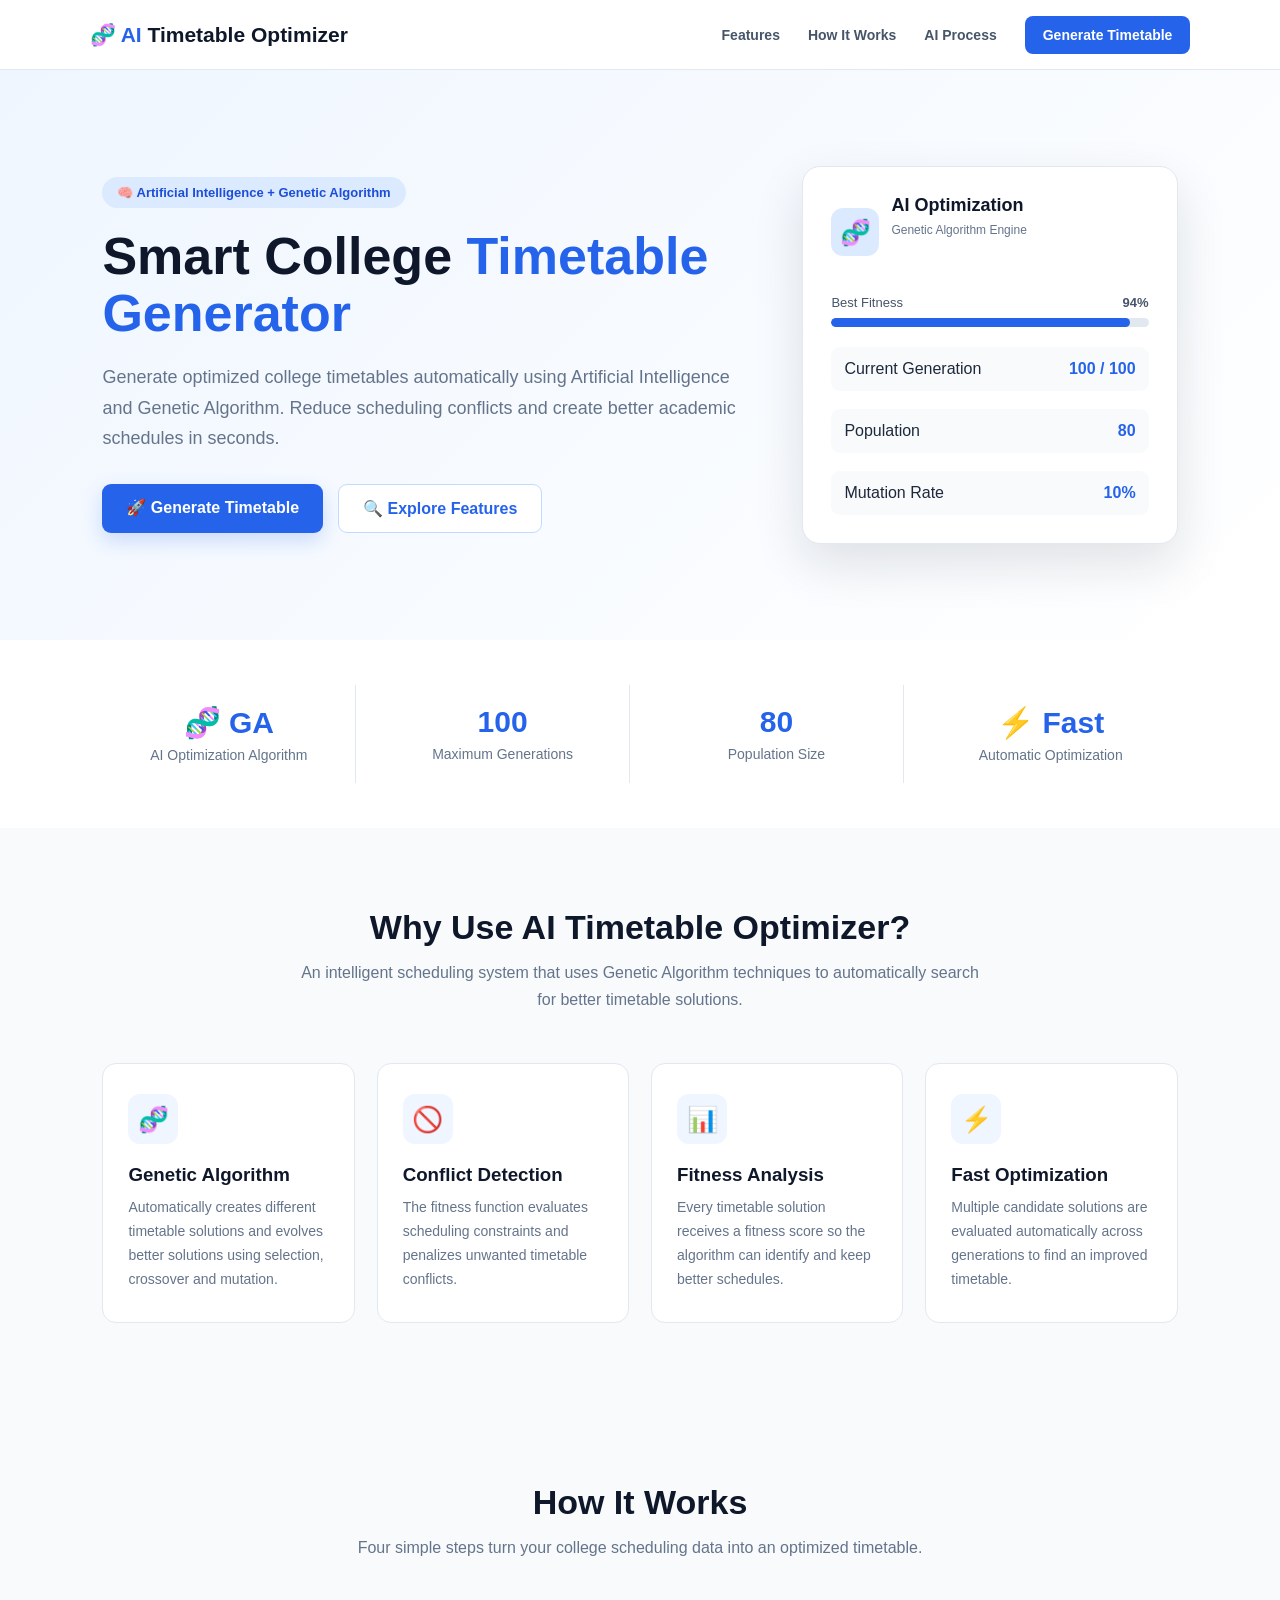
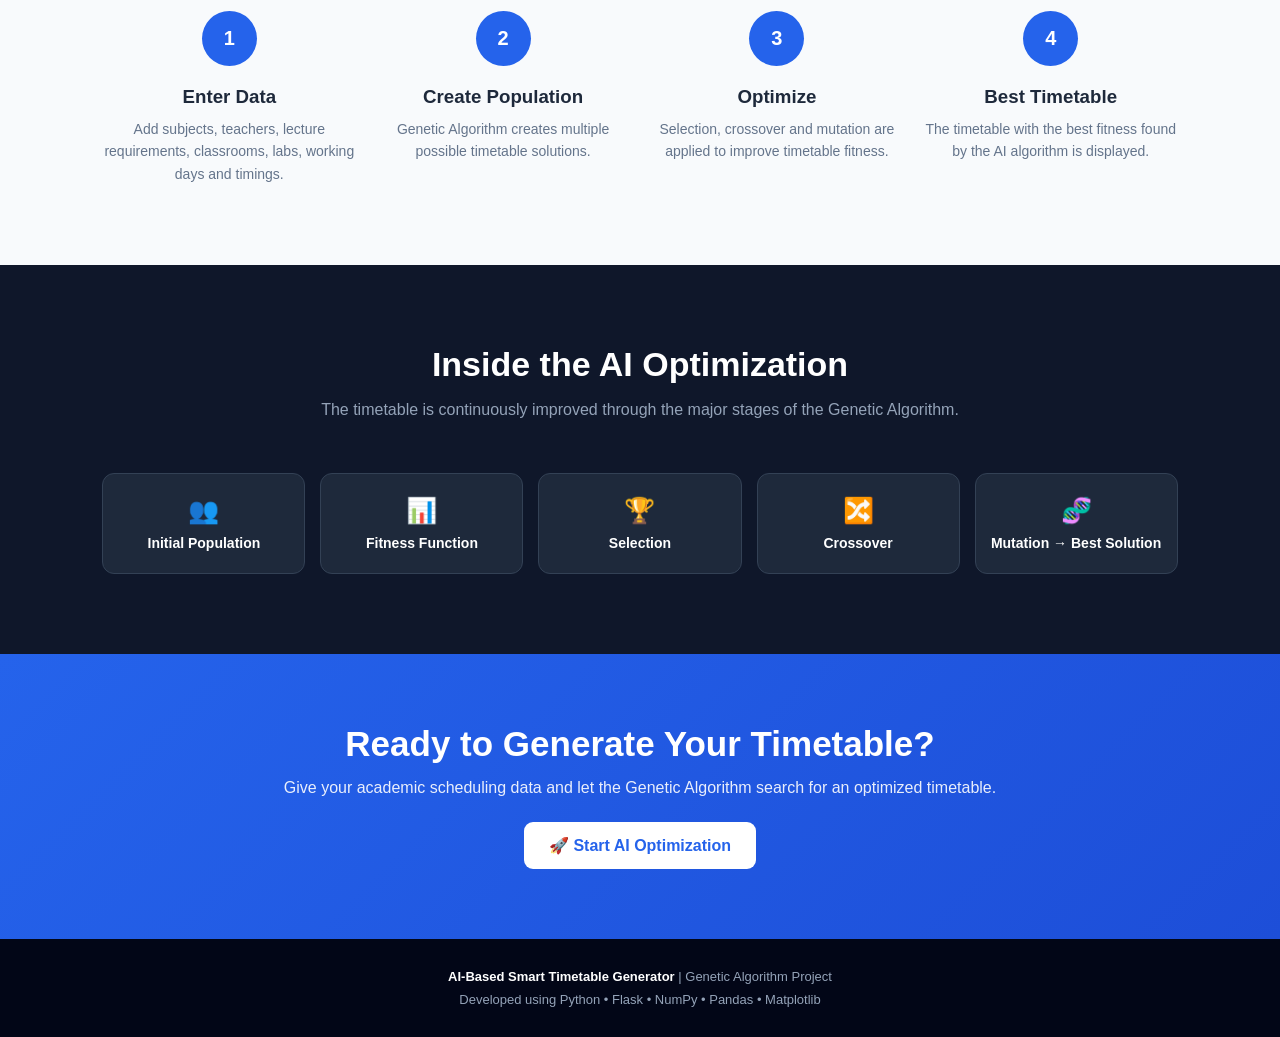
<file: templates/index.html>
<!DOCTYPE html>
<html lang="en">

<head>
    <meta charset="UTF-8">
    <meta name="viewport" content="width=device-width, initial-scale=1.0">

    <title>AI Smart Timetable Generator</title>

    <style>
        * {
            margin: 0;
            padding: 0;
            box-sizing: border-box;
            font-family: Arial, Helvetica, sans-serif;
        }

        html {
            scroll-behavior: smooth;
        }

        body {
            background: #f8fafc;
            color: #1e293b;
        }

        /* ================= NAVBAR ================= */

        nav {
            height: 70px;
            background: white;
            display: flex;
            align-items: center;
            justify-content: space-between;
            padding: 0 7%;
            border-bottom: 1px solid #e2e8f0;
            position: sticky;
            top: 0;
            z-index: 1000;
        }

        .logo {
            font-size: 21px;
            font-weight: bold;
            color: #2563eb;
        }

        .logo span {
            color: #0f172a;
        }

        .nav-links {
            display: flex;
            gap: 28px;
            align-items: center;
        }

        .nav-links a {
            text-decoration: none;
            color: #475569;
            font-size: 14px;
            font-weight: 600;
        }

        .nav-links a:hover {
            color: #2563eb;
        }

        .nav-button {
            background: #2563eb;
            color: white !important;
            padding: 11px 18px;
            border-radius: 8px;
        }

        /* ================= HERO ================= */

        .hero {
            min-height: 570px;
            display: flex;
            align-items: center;
            justify-content: space-between;
            padding: 70px 8%;
            background: linear-gradient(135deg, #eff6ff, #ffffff);
            gap: 50px;
        }

        .hero-content {
            max-width: 650px;
        }

        .badge {
            display: inline-block;
            background: #dbeafe;
            color: #1d4ed8;
            padding: 8px 15px;
            border-radius: 20px;
            font-size: 13px;
            font-weight: bold;
            margin-bottom: 20px;
        }

        .hero h1 {
            font-size: 52px;
            line-height: 1.1;
            color: #0f172a;
            margin-bottom: 20px;
        }

        .hero h1 span {
            color: #2563eb;
        }

        .hero p {
            font-size: 18px;
            line-height: 1.7;
            color: #64748b;
            margin-bottom: 30px;
        }

        .hero-buttons {
            display: flex;
            gap: 15px;
        }

        .primary-btn {
            background: #2563eb;
            color: white;
            text-decoration: none;
            padding: 14px 24px;
            border-radius: 9px;
            font-weight: bold;
            box-shadow: 0 8px 20px rgba(37, 99, 235, 0.2);
        }

        .primary-btn:hover {
            background: #1d4ed8;
        }

        .secondary-btn {
            background: white;
            color: #2563eb;
            text-decoration: none;
            padding: 14px 24px;
            border-radius: 9px;
            font-weight: bold;
            border: 1px solid #bfdbfe;
        }

        /* ================= AI CARD ================= */

        .hero-card {
            width: 390px;
            background: white;
            border-radius: 18px;
            padding: 28px;
            box-shadow: 0 20px 50px rgba(15, 23, 42, 0.12);
            border: 1px solid #e2e8f0;
        }

        .ai-title {
            display: flex;
            align-items: center;
            gap: 12px;
            margin-bottom: 25px;
        }

        .ai-icon {
            width: 48px;
            height: 48px;
            background: #dbeafe;
            border-radius: 12px;
            display: flex;
            align-items: center;
            justify-content: center;
            font-size: 25px;
        }

        .ai-title h3 {
            color: #0f172a;
            font-size: 18px;
        }

        .ai-title p {
            color: #64748b;
            font-size: 12px;
            margin-top: 4px;
        }

        .progress-box {
            margin: 20px 0;
        }

        .progress-label {
            display: flex;
            justify-content: space-between;
            font-size: 13px;
            margin-bottom: 8px;
            color: #475569;
        }

        .progress {
            height: 9px;
            background: #e2e8f0;
            border-radius: 20px;
            overflow: hidden;
        }

        .progress-fill {
            height: 100%;
            width: 94%;
            background: #2563eb;
            border-radius: 20px;
        }

        .generation {
            display: flex;
            justify-content: space-between;
            background: #f8fafc;
            padding: 13px;
            border-radius: 9px;
            margin-top: 18px;
        }

        .generation strong {
            color: #2563eb;
        }

        /* ================= STATS ================= */

        .stats {
            display: grid;
            grid-template-columns: repeat(4, 1fr);
            gap: 20px;
            padding: 45px 8%;
            background: white;
        }

        .stat-card {
            text-align: center;
            padding: 20px;
            border-right: 1px solid #e2e8f0;
        }

        .stat-card:last-child {
            border-right: none;
        }

        .stat-number {
            font-size: 30px;
            font-weight: bold;
            color: #2563eb;
        }

        .stat-label {
            color: #64748b;
            margin-top: 7px;
            font-size: 14px;
        }

        /* ================= SECTION ================= */

        section {
            padding: 80px 8%;
        }

        .section-heading {
            text-align: center;
            max-width: 700px;
            margin: auto;
            margin-bottom: 50px;
        }

        .section-heading h2 {
            font-size: 34px;
            color: #0f172a;
            margin-bottom: 12px;
        }

        .section-heading p {
            color: #64748b;
            line-height: 1.7;
        }

        /* ================= FEATURES ================= */

        .features {
            background: #f8fafc;
        }

        .feature-grid {
            display: grid;
            grid-template-columns: repeat(4, 1fr);
            gap: 22px;
        }

        .feature-card {
            background: white;
            padding: 30px 25px;
            border-radius: 14px;
            border: 1px solid #e2e8f0;
            transition: 0.3s;
        }

        .feature-card:hover {
            transform: translateY(-6px);
            box-shadow: 0 15px 35px rgba(15, 23, 42, 0.08);
        }

        .feature-icon {
            width: 50px;
            height: 50px;
            background: #eff6ff;
            border-radius: 12px;
            display: flex;
            align-items: center;
            justify-content: center;
            font-size: 25px;
            margin-bottom: 20px;
        }

        .feature-card h3 {
            margin-bottom: 10px;
            color: #0f172a;
        }

        .feature-card p {
            color: #64748b;
            font-size: 14px;
            line-height: 1.7;
        }

        /* ================= HOW IT WORKS ================= */

        .steps {
            display: grid;
            grid-template-columns: repeat(4, 1fr);
            gap: 20px;
        }

        .step {
            text-align: center;
            position: relative;
        }

        .step-number {
            width: 55px;
            height: 55px;
            background: #2563eb;
            color: white;
            border-radius: 50%;
            display: flex;
            align-items: center;
            justify-content: center;
            margin: auto;
            font-size: 20px;
            font-weight: bold;
            margin-bottom: 20px;
        }

        .step h3 {
            margin-bottom: 10px;
        }

        .step p {
            color: #64748b;
            font-size: 14px;
            line-height: 1.6;
        }

        /* ================= AI FLOW ================= */

        .ai-section {
            background: #0f172a;
            color: white;
        }

        .ai-section .section-heading h2 {
            color: white;
        }

        .ai-section .section-heading p {
            color: #94a3b8;
        }

        .ai-flow {
            display: grid;
            grid-template-columns: repeat(5, 1fr);
            gap: 15px;
            align-items: center;
        }

        .flow-card {
            background: #1e293b;
            padding: 22px 15px;
            text-align: center;
            border-radius: 12px;
            border: 1px solid #334155;
        }

        .flow-card .icon {
            font-size: 25px;
            margin-bottom: 10px;
        }

        .flow-card h4 {
            font-size: 14px;
        }

        .flow-arrow {
            text-align: center;
            color: #60a5fa;
            font-size: 25px;
        }

        /* ================= CTA ================= */

        .cta {
            background: linear-gradient(135deg, #2563eb, #1d4ed8);
            color: white;
            text-align: center;
            padding: 70px 20px;
        }

        .cta h2 {
            font-size: 35px;
            margin-bottom: 15px;
        }

        .cta p {
            margin-bottom: 25px;
            opacity: 0.9;
        }

        .cta-button {
            display: inline-block;
            background: white;
            color: #2563eb;
            padding: 14px 25px;
            border-radius: 9px;
            text-decoration: none;
            font-weight: bold;
        }

        /* ================= FOOTER ================= */

        footer {
            background: #020617;
            color: #94a3b8;
            padding: 30px 8%;
            text-align: center;
            font-size: 13px;
        }

        footer strong {
            color: white;
        }

        /* ================= RESPONSIVE ================= */

        @media (max-width: 1000px) {

            .hero {
                flex-direction: column;
                text-align: center;
            }

            .hero-buttons {
                justify-content: center;
            }

            .feature-grid,
            .steps {
                grid-template-columns: repeat(2, 1fr);
            }

            .stats {
                grid-template-columns: repeat(2, 1fr);
            }

            .ai-flow {
                grid-template-columns: repeat(2, 1fr);
            }

            .flow-arrow {
                display: none;
            }
        }

        @media (max-width: 650px) {

            nav {
                padding: 0 20px;
            }

            .nav-links a:not(.nav-button) {
                display: none;
            }

            .hero {
                padding: 50px 20px;
            }

            .hero h1 {
                font-size: 38px;
            }

            .hero-card {
                width: 100%;
            }

            section {
                padding: 60px 20px;
            }

            .feature-grid,
            .steps,
            .stats,
            .ai-flow {
                grid-template-columns: 1fr;
            }

            .stat-card {
                border-right: none;
                border-bottom: 1px solid #e2e8f0;
            }
        }
    </style>
</head>

<body>

    <!-- ================= NAVBAR ================= -->

    <nav>

        <div class="logo">
            🧬 AI <span>Timetable Optimizer</span>
        </div>

        <div class="nav-links">

            <a href="#features">Features</a>
            <a href="#how">How It Works</a>
            <a href="#ai">AI Process</a>

            <a href="/setup" class="nav-button">
                Generate Timetable
            </a>

        </div>

    </nav>


    <!-- ================= HERO ================= -->

    <section class="hero">

        <div class="hero-content">

            <div class="badge">
                🧠 Artificial Intelligence + Genetic Algorithm
            </div>

            <h1>
                Smart College
                <span>Timetable Generator</span>
            </h1>

            <p>
                Generate optimized college timetables automatically
                using Artificial Intelligence and Genetic Algorithm.
                Reduce scheduling conflicts and create better academic
                schedules in seconds.
            </p>

            <div class="hero-buttons">

                <a href="/setup" class="primary-btn">
                    🚀 Generate Timetable
                </a>

                <a href="#features" class="secondary-btn">
                    🔍 Explore Features
                </a>

            </div>

        </div>


        <!-- AI PREVIEW CARD -->

        <div class="hero-card">

            <div class="ai-title">

                <div class="ai-icon">
                    🧬
                </div>

                <div>
                    <h3>
                        AI Optimization
                    </h3>

                    <p>
                        Genetic Algorithm Engine
                    </p>
                </div>

            </div>


            <div class="progress-box">

                <div class="progress-label">

                    <span>
                        Best Fitness
                    </span>

                    <strong>
                        94%
                    </strong>

                </div>

                <div class="progress">

                    <div class="progress-fill"></div>

                </div>

            </div>


            <div class="generation">

                <span>
                    Current Generation
                </span>

                <strong>
                    100 / 100
                </strong>

            </div>


            <div class="generation">

                <span>
                    Population
                </span>

                <strong>
                    80
                </strong>

            </div>


            <div class="generation">

                <span>
                    Mutation Rate
                </span>

                <strong>
                    10%
                </strong>

            </div>

        </div>

    </section>


    <!-- ================= STATS ================= -->

    <div class="stats">

        <div class="stat-card">

            <div class="stat-number">
                🧬 GA
            </div>

            <div class="stat-label">
                AI Optimization Algorithm
            </div>

        </div>


        <div class="stat-card">

            <div class="stat-number">
                100
            </div>

            <div class="stat-label">
                Maximum Generations
            </div>

        </div>


        <div class="stat-card">

            <div class="stat-number">
                80
            </div>

            <div class="stat-label">
                Population Size
            </div>

        </div>


        <div class="stat-card">

            <div class="stat-number">
                ⚡ Fast
            </div>

            <div class="stat-label">
                Automatic Optimization
            </div>

        </div>

    </div>


    <!-- ================= FEATURES ================= -->

    <section class="features" id="features">

        <div class="section-heading">

            <h2>
                Why Use AI Timetable Optimizer?
            </h2>

            <p>
                An intelligent scheduling system that uses Genetic
                Algorithm techniques to automatically search for
                better timetable solutions.
            </p>

        </div>


        <div class="feature-grid">


            <div class="feature-card">

                <div class="feature-icon">
                    🧬
                </div>

                <h3>
                    Genetic Algorithm
                </h3>

                <p>
                    Automatically creates different timetable
                    solutions and evolves better solutions using
                    selection, crossover and mutation.
                </p>

            </div>


            <div class="feature-card">

                <div class="feature-icon">
                    🚫
                </div>

                <h3>
                    Conflict Detection
                </h3>

                <p>
                    The fitness function evaluates scheduling
                    constraints and penalizes unwanted timetable
                    conflicts.
                </p>

            </div>


            <div class="feature-card">

                <div class="feature-icon">
                    📊
                </div>

                <h3>
                    Fitness Analysis
                </h3>

                <p>
                    Every timetable solution receives a fitness
                    score so the algorithm can identify and keep
                    better schedules.
                </p>

            </div>


            <div class="feature-card">

                <div class="feature-icon">
                    ⚡
                </div>

                <h3>
                    Fast Optimization
                </h3>

                <p>
                    Multiple candidate solutions are evaluated
                    automatically across generations to find an
                    improved timetable.
                </p>

            </div>

        </div>

    </section>


    <!-- ================= HOW IT WORKS ================= -->

    <section id="how">

        <div class="section-heading">

            <h2>
                How It Works
            </h2>

            <p>
                Four simple steps turn your college scheduling data
                into an optimized timetable.
            </p>

        </div>


        <div class="steps">


            <div class="step">

                <div class="step-number">
                    1
                </div>

                <h3>
                    Enter Data
                </h3>

                <p>
                    Add subjects, teachers, lecture requirements,
                    classrooms, labs, working days and timings.
                </p>

            </div>


            <div class="step">

                <div class="step-number">
                    2
                </div>

                <h3>
                    Create Population
                </h3>

                <p>
                    Genetic Algorithm creates multiple possible
                    timetable solutions.
                </p>

            </div>


            <div class="step">

                <div class="step-number">
                    3
                </div>

                <h3>
                    Optimize
                </h3>

                <p>
                    Selection, crossover and mutation are applied
                    to improve timetable fitness.
                </p>

            </div>


            <div class="step">

                <div class="step-number">
                    4
                </div>

                <h3>
                    Best Timetable
                </h3>

                <p>
                    The timetable with the best fitness found by
                    the AI algorithm is displayed.
                </p>

            </div>

        </div>

    </section>


    <!-- ================= AI PROCESS ================= -->

    <section class="ai-section" id="ai">

        <div class="section-heading">

            <h2>
                Inside the AI Optimization
            </h2>

            <p>
                The timetable is continuously improved through the
                major stages of the Genetic Algorithm.
            </p>

        </div>


        <div class="ai-flow">


            <div class="flow-card">

                <div class="icon">
                    👥
                </div>

                <h4>
                    Initial Population
                </h4>

            </div>


            <div class="flow-card">

                <div class="icon">
                    📊
                </div>

                <h4>
                    Fitness Function
                </h4>

            </div>


            <div class="flow-card">

                <div class="icon">
                    🏆
                </div>

                <h4>
                    Selection
                </h4>

            </div>


            <div class="flow-card">

                <div class="icon">
                    🔀
                </div>

                <h4>
                    Crossover
                </h4>

            </div>


            <div class="flow-card">

                <div class="icon">
                    🧬
                </div>

                <h4>
                    Mutation → Best Solution
                </h4>

            </div>

        </div>

    </section>


    <!-- ================= CTA ================= -->

    <section class="cta">

        <h2>
            Ready to Generate Your Timetable?
        </h2>

        <p>
            Give your academic scheduling data and let the Genetic
            Algorithm search for an optimized timetable.
        </p>

        <a href="/setup" class="cta-button">
            🚀 Start AI Optimization
        </a>

    </section>


    <!-- ================= FOOTER ================= -->

    <footer>

        <p>
            <strong>
                AI-Based Smart Timetable Generator
            </strong>
            | Genetic Algorithm Project
        </p>

        <p style="margin-top:8px;">
            Developed using Python • Flask • NumPy • Pandas • Matplotlib
        </p>

    </footer>


</body>

</html>
</file>
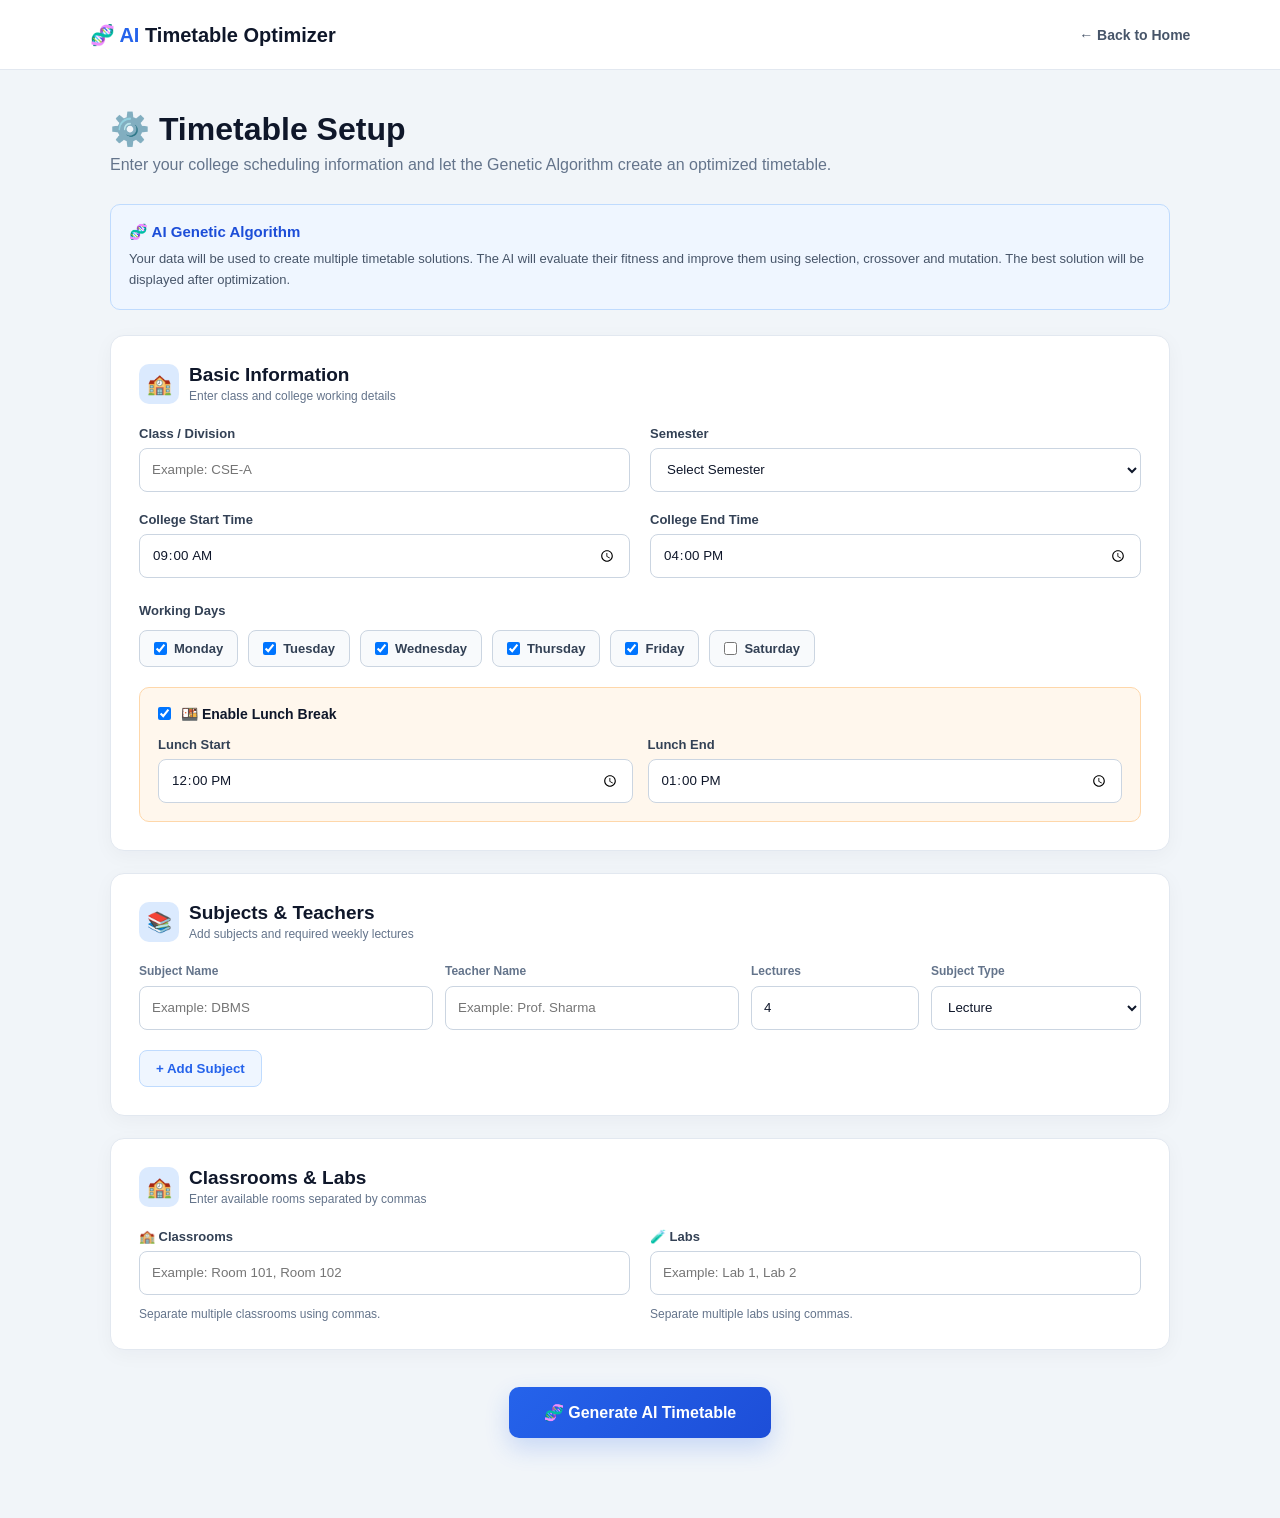
<file: templates/setup.html>
<!DOCTYPE html>
<html lang="en">

<head>
    <meta charset="UTF-8">
    <meta name="viewport" content="width=device-width, initial-scale=1.0">

    <title>Setup Timetable | AI Timetable Optimizer</title>

    <style>

        * {
            margin: 0;
            padding: 0;
            box-sizing: border-box;
            font-family: Arial, Helvetica, sans-serif;
        }

        body {
            background: #f1f5f9;
            color: #0f172a;
        }

        /* NAVBAR */

        nav {
            height: 70px;
            background: white;
            display: flex;
            align-items: center;
            justify-content: space-between;
            padding: 0 7%;
            border-bottom: 1px solid #e2e8f0;
        }

        .logo {
            font-size: 20px;
            font-weight: bold;
            color: #2563eb;
        }

        .logo span {
            color: #0f172a;
        }

        .back-btn {
            text-decoration: none;
            color: #475569;
            font-weight: 600;
            font-size: 14px;
        }

        .back-btn:hover {
            color: #2563eb;
        }

        /* MAIN */

        .container {
            max-width: 1100px;
            margin: 40px auto;
            padding: 0 20px;
        }

        .page-heading {
            margin-bottom: 30px;
        }

        .page-heading h1 {
            font-size: 32px;
            margin-bottom: 8px;
        }

        .page-heading p {
            color: #64748b;
        }

        /* CARD */

        .card {
            background: white;
            border-radius: 14px;
            padding: 28px;
            margin-bottom: 22px;
            border: 1px solid #e2e8f0;
            box-shadow: 0 5px 20px rgba(15, 23, 42, 0.04);
        }

        .card-title {
            display: flex;
            align-items: center;
            gap: 10px;
            margin-bottom: 22px;
        }

        .card-title .icon {
            width: 40px;
            height: 40px;
            border-radius: 10px;
            background: #dbeafe;
            display: flex;
            align-items: center;
            justify-content: center;
            font-size: 20px;
        }

        .card-title h2 {
            font-size: 19px;
        }

        .card-title p {
            color: #64748b;
            font-size: 12px;
            margin-top: 3px;
        }

        /* GRID */

        .form-grid {
            display: grid;
            grid-template-columns: repeat(2, 1fr);
            gap: 20px;
        }

        .form-group {
            display: flex;
            flex-direction: column;
            gap: 7px;
        }

        .form-group label {
            font-size: 13px;
            font-weight: bold;
            color: #334155;
        }

        input,
        select {
            width: 100%;
            height: 44px;
            padding: 0 12px;
            border: 1px solid #cbd5e1;
            border-radius: 8px;
            outline: none;
            background: white;
            color: #0f172a;
        }

        input:focus,
        select:focus {
            border-color: #2563eb;
            box-shadow: 0 0 0 3px rgba(37, 99, 235, 0.08);
        }

        /* DAYS */

        .days {
            display: flex;
            flex-wrap: wrap;
            gap: 10px;
            margin-top: 5px;
        }

        .day-label {
            display: flex;
            align-items: center;
            gap: 7px;
            background: #f8fafc;
            border: 1px solid #cbd5e1;
            padding: 10px 14px;
            border-radius: 8px;
            cursor: pointer;
            font-size: 13px;
        }

        .day-label input {
            width: auto;
            height: auto;
        }

        /* LUNCH */

        .lunch-box {
            background: #fff7ed;
            border: 1px solid #fed7aa;
            padding: 18px;
            border-radius: 10px;
            margin-top: 20px;
        }

        .lunch-toggle {
            display: flex;
            align-items: center;
            gap: 10px;
            font-weight: bold;
            font-size: 14px;
        }

        .lunch-toggle input {
            width: auto;
            height: auto;
        }

        .lunch-times {
            display: grid;
            grid-template-columns: 1fr 1fr;
            gap: 15px;
            margin-top: 15px;
        }

        /* SUBJECT */

        .subject-row {
            display: grid;
            grid-template-columns: 1.4fr 1.4fr 0.8fr 1fr;
            gap: 12px;
            margin-bottom: 12px;
            align-items: center;
        }

        .subject-header {
            display: grid;
            grid-template-columns: 1.4fr 1.4fr 0.8fr 1fr;
            gap: 12px;
            margin-bottom: 8px;
            color: #64748b;
            font-size: 12px;
            font-weight: bold;
        }

        .add-subject {
            margin-top: 8px;
            background: #eff6ff;
            color: #2563eb;
            border: 1px solid #bfdbfe;
            padding: 10px 16px;
            border-radius: 8px;
            cursor: pointer;
            font-weight: bold;
        }

        .add-subject:hover {
            background: #dbeafe;
        }

        .remove-subject {
            display: none;
        }

        /* ROOMS */

        .room-grid {
            display: grid;
            grid-template-columns: 1fr 1fr;
            gap: 20px;
        }

        .hint {
            color: #64748b;
            font-size: 12px;
            margin-top: 5px;
        }

        /* GENERATE */

        .generate-section {
            text-align: center;
            padding: 15px 0 40px;
        }

        .generate-btn {
            border: none;
            background: linear-gradient(135deg, #2563eb, #1d4ed8);
            color: white;
            padding: 16px 35px;
            border-radius: 10px;
            font-size: 16px;
            font-weight: bold;
            cursor: pointer;
            box-shadow: 0 10px 25px rgba(37, 99, 235, 0.2);
        }

        .generate-btn:hover {
            transform: translateY(-2px);
        }

        .generate-btn:disabled {
            cursor: wait;
            opacity: 0.7;
        }

        #loadingMessage {
            margin-top: 18px;
            color: #2563eb;
            font-weight: bold;
            display: none;
        }

        /* AI INFO */

        .ai-info {
            background: #eff6ff;
            border: 1px solid #bfdbfe;
            padding: 18px;
            border-radius: 10px;
            margin-bottom: 25px;
        }

        .ai-info h3 {
            color: #1d4ed8;
            font-size: 15px;
            margin-bottom: 8px;
        }

        .ai-info p {
            color: #475569;
            font-size: 13px;
            line-height: 1.6;
        }

        /* RESPONSIVE */

        @media (max-width: 800px) {

            .form-grid,
            .room-grid {
                grid-template-columns: 1fr;
            }

            .subject-row,
            .subject-header {
                grid-template-columns: 1fr;
            }

            .lunch-times {
                grid-template-columns: 1fr;
            }

            .card {
                padding: 20px;
            }
        }

    </style>

</head>

<body>


    <!-- NAVBAR -->

    <nav>

        <div class="logo">
            🧬 AI <span>Timetable Optimizer</span>
        </div>

        <a href="/" class="back-btn">
            ← Back to Home
        </a>

    </nav>


    <!-- MAIN -->

    <div class="container">


        <!-- HEADING -->

        <div class="page-heading">

            <h1>
                ⚙️ Timetable Setup
            </h1>

            <p>
                Enter your college scheduling information and let
                the Genetic Algorithm create an optimized timetable.
            </p>

        </div>


        <!-- AI INFO -->

        <div class="ai-info">

            <h3>
                🧬 AI Genetic Algorithm
            </h3>

            <p>
                Your data will be used to create multiple timetable
                solutions. The AI will evaluate their fitness and
                improve them using selection, crossover and mutation.
                The best solution will be displayed after optimization.
            </p>

        </div>


        <!-- BASIC INFORMATION -->

        <div class="card">

            <div class="card-title">

                <div class="icon">
                    🏫
                </div>

                <div>

                    <h2>
                        Basic Information
                    </h2>

                    <p>
                        Enter class and college working details
                    </p>

                </div>

            </div>


            <div class="form-grid">


                <div class="form-group">

                    <label>
                        Class / Division
                    </label>

                    <input
                        type="text"
                        id="division"
                        placeholder="Example: CSE-A"
                    >

                </div>


                <div class="form-group">

                    <label>
                        Semester
                    </label>

                    <select id="semester">

                        <option value="">
                            Select Semester
                        </option>

                        <option value="1">
                            Semester 1
                        </option>

                        <option value="2">
                            Semester 2
                        </option>

                        <option value="3">
                            Semester 3
                        </option>

                        <option value="4">
                            Semester 4
                        </option>

                        <option value="5">
                            Semester 5
                        </option>

                        <option value="6">
                            Semester 6
                        </option>

                    </select>

                </div>


                <div class="form-group">

                    <label>
                        College Start Time
                    </label>

                    <input
                        type="time"
                        id="startTime"
                        value="09:00"
                    >

                </div>


                <div class="form-group">

                    <label>
                        College End Time
                    </label>

                    <input
                        type="time"
                        id="endTime"
                        value="16:00"
                    >

                </div>


            </div>


            <!-- WORKING DAYS -->

            <div class="form-group" style="margin-top:25px;">

                <label>
                    Working Days
                </label>

                <div class="days">


                    <label class="day-label">

                        <input
                            type="checkbox"
                            id="monday"
                            checked
                        >

                        Monday

                    </label>


                    <label class="day-label">

                        <input
                            type="checkbox"
                            id="tuesday"
                            checked
                        >

                        Tuesday

                    </label>


                    <label class="day-label">

                        <input
                            type="checkbox"
                            id="wednesday"
                            checked
                        >

                        Wednesday

                    </label>


                    <label class="day-label">

                        <input
                            type="checkbox"
                            id="thursday"
                            checked
                        >

                        Thursday

                    </label>


                    <label class="day-label">

                        <input
                            type="checkbox"
                            id="friday"
                            checked
                        >

                        Friday

                    </label>


                    <label class="day-label">

                        <input
                            type="checkbox"
                            id="saturday"
                        >

                        Saturday

                    </label>


                </div>

            </div>


            <!-- LUNCH -->

            <div class="lunch-box">

                <label class="lunch-toggle">

                    <input
                        type="checkbox"
                        id="lunchEnabled"
                        checked
                    >

                    🍱 Enable Lunch Break

                </label>


                <div class="lunch-times">


                    <div class="form-group">

                        <label>
                            Lunch Start
                        </label>

                        <input
                            type="time"
                            id="lunchStart"
                            value="12:00"
                        >

                    </div>


                    <div class="form-group">

                        <label>
                            Lunch End
                        </label>

                        <input
                            type="time"
                            id="lunchEnd"
                            value="13:00"
                        >

                    </div>


                </div>

            </div>

        </div>


        <!-- SUBJECTS -->

        <div class="card">

            <div class="card-title">

                <div class="icon">
                    📚
                </div>

                <div>

                    <h2>
                        Subjects & Teachers
                    </h2>

                    <p>
                        Add subjects and required weekly lectures
                    </p>

                </div>

            </div>


            <div class="subject-header">

                <span>
                    Subject Name
                </span>

                <span>
                    Teacher Name
                </span>

                <span>
                    Lectures
                </span>

                <span>
                    Subject Type
                </span>

            </div>


            <div id="subjectsContainer">


                <!-- SUBJECT 1 -->

                <div class="subject-row">

                    <input
                        type="text"
                        class="subject-name"
                        placeholder="Example: DBMS"
                    >

                    <input
                        type="text"
                        class="teacher-name"
                        placeholder="Example: Prof. Sharma"
                    >

                    <input
                        type="number"
                        class="lecture-count"
                        min="1"
                        max="20"
                        value="4"
                    >

                    <select class="subject-type">

                        <option value="Lecture">
                            Lecture
                        </option>

                        <option value="Lab">
                            Lab
                        </option>

                    </select>

                </div>


            </div>


            <button
                type="button"
                class="add-subject"
                onclick="addSubject()"
            >
                + Add Subject
            </button>

        </div>


        <!-- ROOMS -->

        <div class="card">

            <div class="card-title">

                <div class="icon">
                    🏫
                </div>

                <div>

                    <h2>
                        Classrooms & Labs
                    </h2>

                    <p>
                        Enter available rooms separated by commas
                    </p>

                </div>

            </div>


            <div class="room-grid">


                <div class="form-group">

                    <label>
                        🏫 Classrooms
                    </label>

                    <input
                        type="text"
                        id="classrooms"
                        placeholder="Example: Room 101, Room 102"
                    >

                    <div class="hint">
                        Separate multiple classrooms using commas.
                    </div>

                </div>


                <div class="form-group">

                    <label>
                        🧪 Labs
                    </label>

                    <input
                        type="text"
                        id="labs"
                        placeholder="Example: Lab 1, Lab 2"
                    >

                    <div class="hint">
                        Separate multiple labs using commas.
                    </div>

                </div>


            </div>

        </div>


        <!-- GENERATE -->

        <div class="generate-section">

            <button
                type="button"
                id="generateBtn"
                class="generate-btn"
                onclick="generateTimetable()"
            >
                🧬 Generate AI Timetable
            </button>


            <div id="loadingMessage">

                🧬 AI is preparing the best timetable...

            </div>

        </div>


    </div>


    <!-- JAVASCRIPT -->

    <script>

        /* ================= ADD SUBJECT ================= */

        function addSubject() {

            const container =
                document.getElementById(
                    "subjectsContainer"
                );

            const row =
                document.createElement(
                    "div"
                );

            row.className =
                "subject-row";

            row.innerHTML = `

                <input
                    type="text"
                    class="subject-name"
                    placeholder="Subject name"
                >

                <input
                    type="text"
                    class="teacher-name"
                    placeholder="Teacher name"
                >

                <input
                    type="number"
                    class="lecture-count"
                    min="1"
                    max="20"
                    value="4"
                >

                <select class="subject-type">

                    <option value="Lecture">
                        Lecture
                    </option>

                    <option value="Lab">
                        Lab
                    </option>

                </select>

            `;

            container.appendChild(row);

        }


        /* ================= GENERATE TIMETABLE ================= */

        async function generateTimetable() {

            const button =
                document.getElementById(
                    "generateBtn"
                );

            const division =
                document.getElementById(
                    "division"
                ).value.trim();

            const semester =
                document.getElementById(
                    "semester"
                ).value;

            const startTime =
                document.getElementById(
                    "startTime"
                ).value;

            const endTime =
                document.getElementById(
                    "endTime"
                ).value;


            /* WORKING DAYS */

            const workingDays = [];

            const dayIds = [
                "monday",
                "tuesday",
                "wednesday",
                "thursday",
                "friday",
                "saturday"
            ];

            dayIds.forEach(function(dayId) {

                const checkbox =
                    document.getElementById(
                        dayId
                    );

                if (
                    checkbox &&
                    checkbox.checked
                ) {

                    const dayName =
                        checkbox
                            .parentElement
                            .innerText
                            .trim();

                    workingDays.push(
                        dayName
                    );

                }

            });


            /* LUNCH */

            const lunchEnabled =
                document.getElementById(
                    "lunchEnabled"
                ).checked;

            const lunchStart =
                document.getElementById(
                    "lunchStart"
                ).value;

            const lunchEnd =
                document.getElementById(
                    "lunchEnd"
                ).value;


            /* SUBJECTS */

            const rows =
                document.querySelectorAll(
                    ".subject-row"
                );

            const subjects = [];

            rows.forEach(function(row) {

                const subject =
                    row.querySelector(
                        ".subject-name"
                    ).value.trim();

                const teacher =
                    row.querySelector(
                        ".teacher-name"
                    ).value.trim();

                const lectures =
                    parseInt(
                        row.querySelector(
                            ".lecture-count"
                        ).value
                    );

                const type =
                    row.querySelector(
                        ".subject-type"
                    ).value;


                if (
                    subject &&
                    teacher &&
                    lectures > 0
                ) {

                    subjects.push({

                        subject_name:
                            subject,

                        teacher_name:
                            teacher,

                        lectures:
                            lectures,

                        subject_type:
                            type

                    });

                }

            });


            /* ROOMS */

            const classrooms =
                document.getElementById(
                    "classrooms"
                ).value
                .split(",")
                .map(function(room) {
                    return room.trim();
                })
                .filter(function(room) {
                    return room !== "";
                });


            const labs =
                document.getElementById(
                    "labs"
                ).value
                .split(",")
                .map(function(room) {
                    return room.trim();
                })
                .filter(function(room) {
                    return room !== "";
                });


            /* VALIDATION */

            if (!division) {

                alert(
                    "Please enter Class / Division."
                );

                return;
            }


            if (!semester) {

                alert(
                    "Please select Semester."
                );

                return;
            }


            if (!startTime || !endTime) {

                alert(
                    "Please select college timings."
                );

                return;
            }


            if (startTime >= endTime) {

                alert(
                    "College end time must be after start time."
                );

                return;
            }


            if (
                workingDays.length === 0
            ) {

                alert(
                    "Please select at least one working day."
                );

                return;
            }


            if (subjects.length === 0) {

                alert(
                    "Please add at least one valid subject."
                );

                return;
            }


            if (
                classrooms.length === 0 &&
                labs.length === 0
            ) {

                alert(
                    "Please enter at least one classroom or lab."
                );

                return;
            }


            /* LUNCH VALIDATION */

            if (lunchEnabled) {

                if (
                    !lunchStart ||
                    !lunchEnd
                ) {

                    alert(
                        "Please select lunch timings."
                    );

                    return;
                }


                if (
                    lunchStart >= lunchEnd
                ) {

                    alert(
                        "Lunch end time must be after lunch start time."
                    );

                    return;
                }


                if (
                    lunchStart < startTime ||
                    lunchEnd > endTime
                ) {

                    alert(
                        "Lunch must be within college working hours."
                    );

                    return;
                }


                const startParts =
                    lunchStart.split(":");

                const endParts =
                    lunchEnd.split(":");


                const startMinutes =
                    parseInt(
                        startParts[0]
                    ) * 60
                    +
                    parseInt(
                        startParts[1]
                    );


                const endMinutes =
                    parseInt(
                        endParts[0]
                    ) * 60
                    +
                    parseInt(
                        endParts[1]
                    );


                if (
                    endMinutes -
                    startMinutes !== 60
                ) {

                    alert(
                        "Lunch break must be exactly 1 hour."
                    );

                    return;
                }

            }


            /* SEND DATA */

            const data = {

                class_name:
                    division,

                semester:
                    semester,

                start_time:
                    startTime,

                end_time:
                    endTime,

                working_days:
                    workingDays,

                subjects:
                    subjects,

                classrooms:
                    classrooms,

                labs:
                    labs,

                lunch_enabled:
                    lunchEnabled,

                lunch_start:
                    lunchStart,

                lunch_end:
                    lunchEnd

            };


            /* LOADING */

            button.disabled = true;

            button.innerHTML =
                "🧬 AI is Optimizing...";

            const loading =
                document.getElementById(
                    "loadingMessage"
                );

            loading.style.display =
                "block";


            try {

                const response =
                    await fetch(
                        "/generate",
                        {
                            method: "POST",

                            headers: {
                                "Content-Type":
                                    "application/json"
                            },

                            body:
                                JSON.stringify(data)
                        }
                    );


                if (!response.ok) {

                    throw new Error(
                        "Server Error: "
                        +
                        response.status
                    );

                }


                const result =
                    await response.json();


                if (result.success) {

                    loading.innerHTML =
                        "✅ Timetable optimized successfully!";

                    setTimeout(
                        function() {

                            window.location.href =
                                "/timetable";

                        },
                        500
                    );

                }

                else {

                    alert(
                        result.message ||
                        "Could not generate timetable."
                    );

                    resetButton();

                }

            }

            catch (error) {

                console.error(
                    error
                );

                alert(
                    "Server connection error. Please make sure Flask is running."
                );

                resetButton();

            }


            function resetButton() {

                button.disabled =
                    false;

                button.innerHTML =
                    "🧬 Generate AI Timetable";

                loading.style.display =
                    "none";

            }

        }

    </script>

</body>

</html>
</file>
